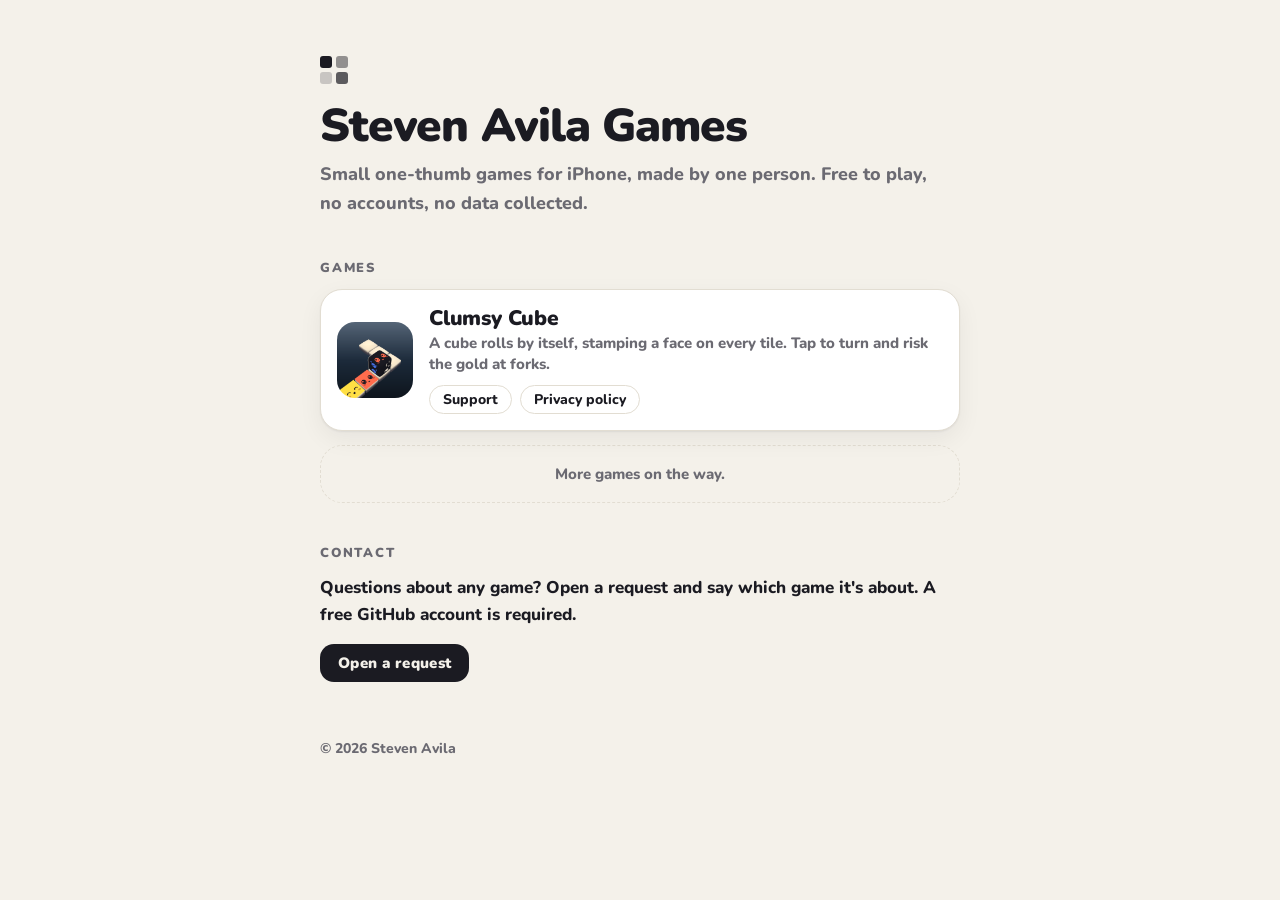
<file: index.html>
<!doctype html>
<html lang="en">
<head>
<meta charset="utf-8">
<meta name="viewport" content="width=device-width,initial-scale=1,viewport-fit=cover">
<title>Steven Avila Games</title>
<meta name="description" content="Small, free arcade games for iPhone by Steven Avila. Support and privacy for every game.">
<link rel="stylesheet" href="/home.css">
</head>
<body>
<main>
<div class="mark" aria-hidden="true"><i></i><i></i><i></i><i></i></div>
<h1>Steven Avila Games</h1>
<p class="lede">Small one-thumb games for iPhone, made by one person. Free to play, no accounts, no data collected.</p>

<h2>Games</h2>
<ul class="games">
  <li class="game">
    <img src="/clumsy-cube/icon.png" alt="" width="76" height="76">
    <div>
      <h3>Clumsy Cube</h3>
      <p>A cube rolls by itself, stamping a face on every tile. Tap to turn and risk the gold at forks.</p>
      <div class="links"><a class="pill" href="/clumsy-cube/">Support</a><a class="pill" href="/clumsy-cube/privacy.html">Privacy policy</a></div>
    </div>
  </li>
</ul>
<div class="soon">More games on the way.</div>

<h2>Contact</h2>
<p>Questions about any game? Open a request and say which game it's about. A free GitHub account is required.</p>
<a class="btn" href="https://github.com/sadotme/sadotme.github.io/issues/new">Open a request</a>

<footer>© 2026 Steven Avila</footer>
</main>
</body>
</html>
</file>
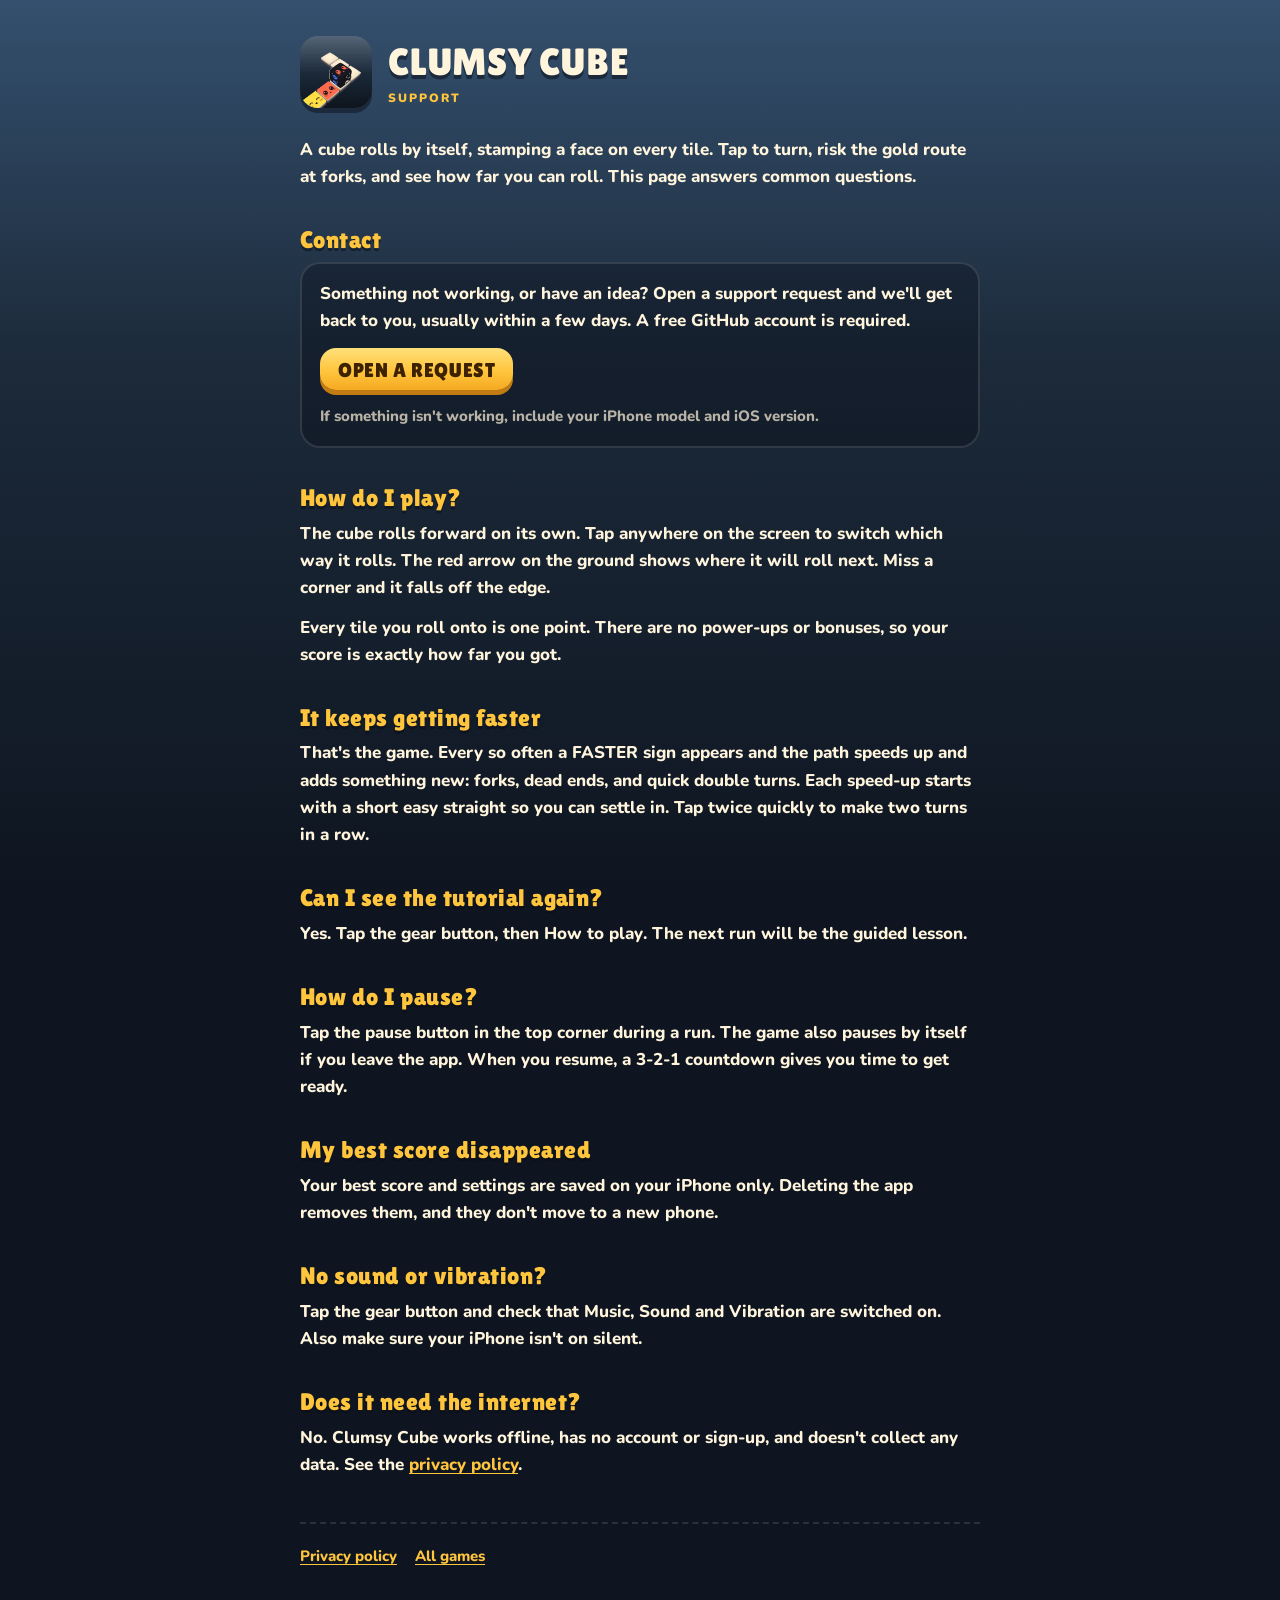
<file: clumsy-cube/index.html>
<!doctype html>
<html lang="en">
<head>
<meta charset="utf-8">
<meta name="viewport" content="width=device-width,initial-scale=1,viewport-fit=cover">
<title>Clumsy Cube Support</title>
<meta name="description" content="Help and contact for Clumsy Cube, a one-tap arcade game for iPhone.">
<link rel="stylesheet" href="style.css">
</head>
<body>
<main>
<header><img src="icon.png" alt="" width="72" height="72"><h1>CLUMSY CUBE<small>SUPPORT</small></h1></header>

<p>A cube rolls by itself, stamping a face on every tile. Tap to turn, risk the gold route at forks, and see how far you can roll. This page answers common questions.</p>

<h2>Contact</h2>
<div class="box">
  <p>Something not working, or have an idea? Open a support request and we'll get back to you, usually within a few days. A free GitHub account is required.</p>
  <a class="btn" href="https://github.com/sadotme/sadotme.github.io/issues/new?title=Clumsy%20Cube%3A%20">OPEN A REQUEST</a>
  <p class="muted">If something isn't working, include your iPhone model and iOS version.</p>
</div>

<h2>How do I play?</h2>
<p>The cube rolls forward on its own. Tap anywhere on the screen to switch which way it rolls. The red arrow on the ground shows where it will roll next. Miss a corner and it falls off the edge.</p>
<p>Every tile you roll onto is one point. There are no power-ups or bonuses, so your score is exactly how far you got.</p>

<h2>It keeps getting faster</h2>
<p>That's the game. Every so often a FASTER sign appears and the path speeds up and adds something new: forks, dead ends, and quick double turns. Each speed-up starts with a short easy straight so you can settle in. Tap twice quickly to make two turns in a row.</p>

<h2>Can I see the tutorial again?</h2>
<p>Yes. Tap the gear button, then <b>How to play</b>. The next run will be the guided lesson.</p>

<h2>How do I pause?</h2>
<p>Tap the pause button in the top corner during a run. The game also pauses by itself if you leave the app. When you resume, a 3-2-1 countdown gives you time to get ready.</p>

<h2>My best score disappeared</h2>
<p>Your best score and settings are saved on your iPhone only. Deleting the app removes them, and they don't move to a new phone.</p>

<h2>No sound or vibration?</h2>
<p>Tap the gear button and check that Music, Sound and Vibration are switched on. Also make sure your iPhone isn't on silent.</p>

<h2>Does it need the internet?</h2>
<p>No. Clumsy Cube works offline, has no account or sign-up, and doesn't collect any data. See the <a href="privacy.html">privacy policy</a>.</p>

<nav><a href="privacy.html">Privacy policy</a><a href="/">All games</a></nav>
</main>
</body>
</html>
</file>
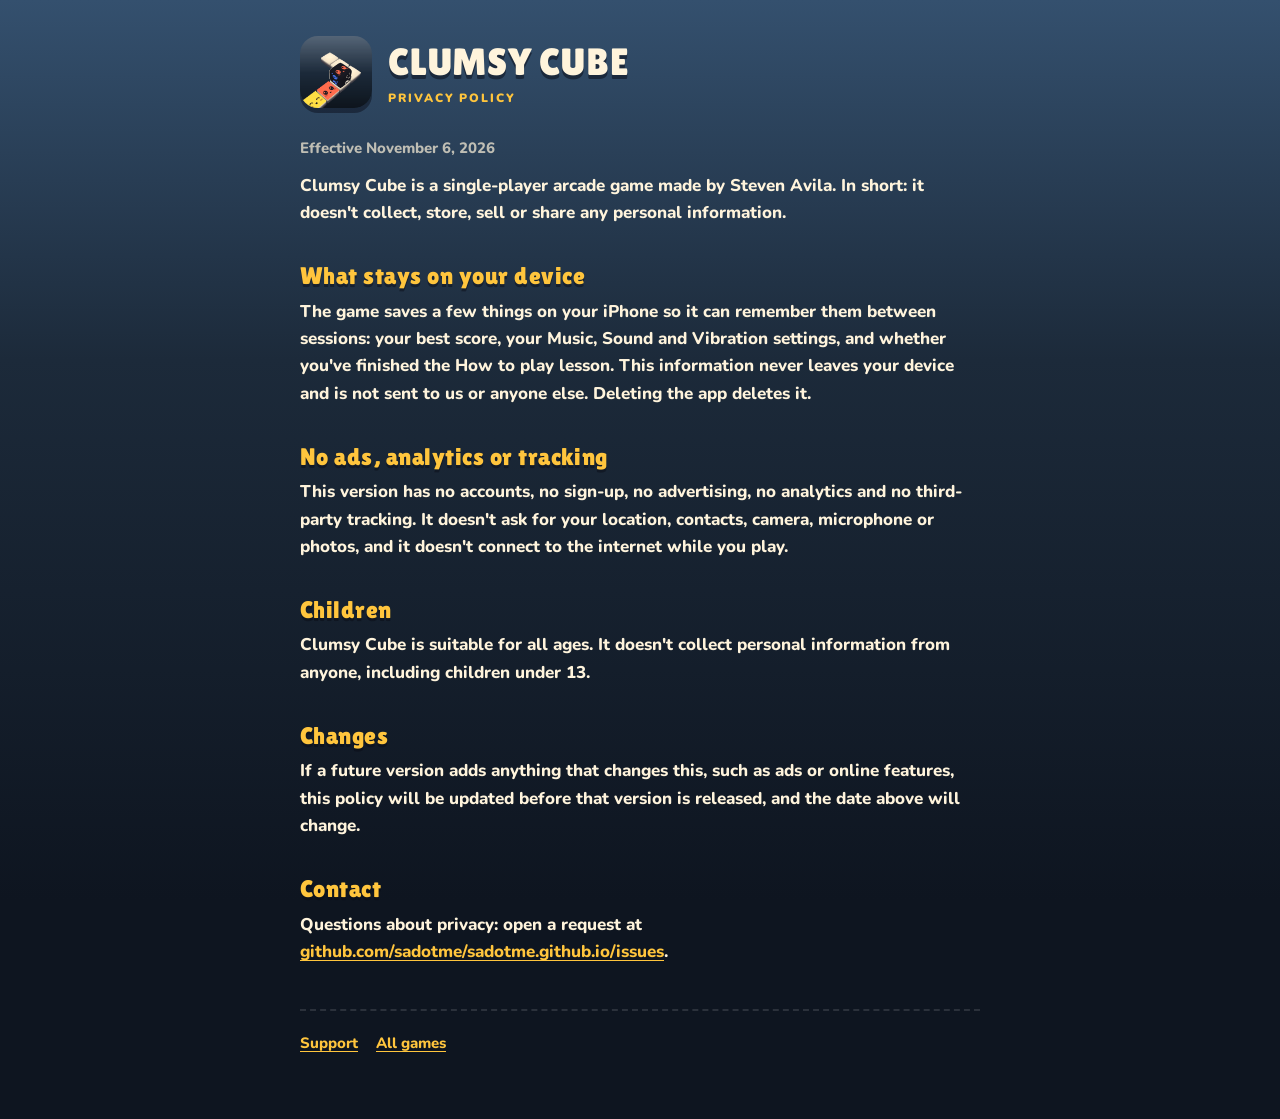
<file: clumsy-cube/privacy.html>
<!doctype html>
<html lang="en">
<head>
<meta charset="utf-8">
<meta name="viewport" content="width=device-width,initial-scale=1,viewport-fit=cover">
<title>Clumsy Cube Privacy Policy</title>
<meta name="description" content="Clumsy Cube does not collect, store or share any personal information.">
<link rel="stylesheet" href="style.css">
</head>
<body>
<main>
<header><img src="icon.png" alt="" width="72" height="72"><h1>CLUMSY CUBE<small>PRIVACY POLICY</small></h1></header>
<p class="muted">Effective November 6, 2026</p>

<p>Clumsy Cube is a single-player arcade game made by Steven Avila. In short: <strong>it doesn't collect, store, sell or share any personal information.</strong></p>

<h2>What stays on your device</h2>
<p>The game saves a few things on your iPhone so it can remember them between sessions: your best score, your Music, Sound and Vibration settings, and whether you've finished the How to play lesson. This information never leaves your device and is not sent to us or anyone else. Deleting the app deletes it.</p>

<h2>No ads, analytics or tracking</h2>
<p>This version has no accounts, no sign-up, no advertising, no analytics and no third-party tracking. It doesn't ask for your location, contacts, camera, microphone or photos, and it doesn't connect to the internet while you play.</p>

<h2>Children</h2>
<p>Clumsy Cube is suitable for all ages. It doesn't collect personal information from anyone, including children under 13.</p>

<h2>Changes</h2>
<p>If a future version adds anything that changes this, such as ads or online features, this policy will be updated before that version is released, and the date above will change.</p>

<h2>Contact</h2>
<p>Questions about privacy: open a request at <a href="https://github.com/sadotme/sadotme.github.io/issues/new?title=Clumsy%20Cube%20privacy%3A%20">github.com/sadotme/sadotme.github.io/issues</a>.</p>

<nav><a href="./">Support</a><a href="/">All games</a></nav>
</main>
</body>
</html>
</file>
<file: home.css>
/* Studio home. Deliberately neutral (paper and ink, one typeface) so it frames every game's own
   colors instead of borrowing one game's look. Nunito is SIL OFL 1.1 (see /fonts/). */
@font-face { font-family: "Nunito"; font-weight: 800; src: url(/fonts/nunito-latin-800-normal.woff2) format("woff2"); font-display: swap; }
@font-face { font-family: "Nunito"; font-weight: 900; src: url(/fonts/nunito-latin-900-normal.woff2) format("woff2"); font-display: swap; }
:root {
  --bg: #f4f1ea; --surface: #ffffff; --ink: #1b1b22; --muted: #6b6a72; --line: #e2ddd2; --accent: #1b1b22;
  --shadow: 0 1px 2px rgba(20,20,30,.06), 0 8px 24px rgba(20,20,30,.06);
  --font: "Nunito", -apple-system, BlinkMacSystemFont, "Segoe UI", Roboto, Helvetica, Arial, sans-serif;
  color-scheme: light;
}
@media (prefers-color-scheme: dark) {
  :root { --bg: #121216; --surface: #1c1c22; --ink: #f1efe9; --muted: #9c9aa3; --line: #2c2c34; --accent: #f1efe9; --shadow: none; color-scheme: dark; }
}
* { box-sizing: border-box; }
html { background: var(--bg); }
body {
  margin: 0; min-height: 100vh; background: var(--bg); color: var(--ink); font: 800 17px/1.6 var(--font);
  padding-block: 56px 64px;
  padding-left: max(16px, env(safe-area-inset-left, 0px)); padding-right: max(16px, env(safe-area-inset-right, 0px));
}
main { max-width: 640px; margin: 0 auto; }
.mark { display: grid; grid-template-columns: repeat(2, 12px); gap: 4px; margin-bottom: 18px; }
.mark i { width: 12px; height: 12px; border-radius: 3px; background: var(--ink); }
.mark i:nth-child(2) { opacity: .45; } .mark i:nth-child(3) { opacity: .2; } .mark i:nth-child(4) { opacity: .7; }
h1 { margin: 0 0 10px; font: 900 clamp(34px, 9vw, 46px)/1.05 var(--font); letter-spacing: -.02em; text-wrap: balance; }
.lede { margin: 0 0 40px; color: var(--muted); font-size: 18px; max-width: 34em; }
h2 { margin: 44px 0 14px; font: 900 13px/1 var(--font); letter-spacing: .14em; text-transform: uppercase; color: var(--muted); }
p { margin: 0 0 12px; }
a { color: inherit; text-underline-offset: 3px; }
.games { display: grid; gap: 14px; margin: 0; padding: 0; list-style: none; }
.game { display: flex; gap: 16px; align-items: center; padding: 16px; border-radius: 22px; background: var(--surface); border: 1px solid var(--line); box-shadow: var(--shadow); }
.game img { width: 76px; height: 76px; border-radius: 18px; flex: none; }
.game h3 { margin: 0 0 2px; font: 900 21px/1.2 var(--font); letter-spacing: -.01em; }
.game p { margin: 0 0 10px; color: var(--muted); font-size: 15px; line-height: 1.4; }
.links { display: flex; flex-wrap: wrap; gap: 8px; }
.pill { display: inline-block; padding: 7px 13px 6px; border-radius: 999px; border: 1px solid var(--line); font-size: 14px; line-height: 1; text-decoration: none; }
.pill:hover { border-color: var(--muted); }
.soon { margin-top: 14px; padding: 16px; border-radius: 22px; border: 1px dashed var(--line); color: var(--muted); font-size: 15px; text-align: center; }
.btn { display: inline-block; margin-top: 4px; padding: 12px 18px 11px; border-radius: 14px; background: var(--accent); color: var(--bg); text-decoration: none; font: 900 15px/1 var(--font); letter-spacing: .02em; }
footer { margin-top: 56px; color: var(--muted); font-size: 14px; }
</file>
<file: clumsy-cube/style.css>
/* Clumsy Cube pages: the game's own palette and type. Fonts are SIL OFL 1.1 (see /fonts/). */
@font-face { font-family: "Lilita One"; src: url(/fonts/lilita-one-latin-400-normal.woff2) format("woff2"); font-display: swap; }
@font-face { font-family: "Nunito"; font-weight: 800; src: url(/fonts/nunito-latin-800-normal.woff2) format("woff2"); font-display: swap; }
@font-face { font-family: "Nunito"; font-weight: 900; src: url(/fonts/nunito-latin-900-normal.woff2) format("woff2"); font-display: swap; }
:root {
  --sky-top: #34506e; --sky-mid: #1c2a3a; --sky-bot: #0e1520;
  --bone: #fff4dc; --dim: rgba(255,244,220,.7); --gold: #ffc53d; --gold-lip: #c27c12; --coral: #ff5f45;
  --panel: rgba(8,10,20,.32); --line: rgba(255,255,255,.12);
  --display: "Lilita One", "Arial Rounded MT Bold", "Trebuchet MS", sans-serif;
  --body: "Nunito", -apple-system, BlinkMacSystemFont, "Segoe UI", Roboto, Helvetica, Arial, sans-serif;
  color-scheme: dark;
}
* { box-sizing: border-box; }
html { background: var(--sky-bot); }
body {
  margin: 0; min-height: 100vh; color: var(--bone); font: 800 17px/1.6 var(--body);
  background: linear-gradient(180deg, var(--sky-top) 0%, var(--sky-mid) 40%, var(--sky-bot) 100%) fixed;
  padding-block: 36px 64px;
  padding-left: max(16px, env(safe-area-inset-left, 0px)); padding-right: max(16px, env(safe-area-inset-right, 0px));
}
main { max-width: 680px; margin: 0 auto; }
header { display: flex; align-items: center; gap: 16px; margin-bottom: 28px; }
header img { width: 72px; height: 72px; border-radius: 18px; box-shadow: 0 5px 0 rgba(8,10,20,.45); flex: none; }
h1, h2 { font-family: var(--display); font-weight: 400; letter-spacing: .02em; line-height: 1.15; text-wrap: balance; }
h1 { margin: 0; font-size: 38px; text-shadow: 0 4px 0 rgba(8,10,20,.5); }
h1 small { display: block; font: 900 12px/1 var(--body); letter-spacing: .16em; color: var(--gold); margin-top: 8px; text-shadow: none; }
h2 { font-size: 24px; color: var(--gold); margin: 36px 0 8px; text-shadow: 0 3px 0 rgba(8,10,20,.45); }
p, li { margin: 0 0 12px; }
.muted { color: var(--dim); font-size: 15px; }
a { color: var(--gold); text-underline-offset: 3px; overflow-wrap: anywhere; }
.box { background: var(--panel); border: 2px solid var(--line); border-radius: 20px; padding: 16px 18px 6px; }
.btn {
  display: inline-block; margin: 2px 0 14px; padding: 12px 18px 10px; border-radius: 16px; text-decoration: none;
  font: 400 20px/1 var(--display); letter-spacing: .03em; color: #3d2200;
  background: linear-gradient(180deg, #ffe07a 0%, var(--gold) 55%, #f5aa22 100%); box-shadow: 0 5px 0 var(--gold-lip);
}
.btn:active { transform: translateY(4px); box-shadow: 0 1px 0 var(--gold-lip); }
nav { display: flex; flex-wrap: wrap; gap: 18px; font-size: 15px; margin-top: 44px; padding-top: 20px; border-top: 2px dashed var(--line); }
</file>
